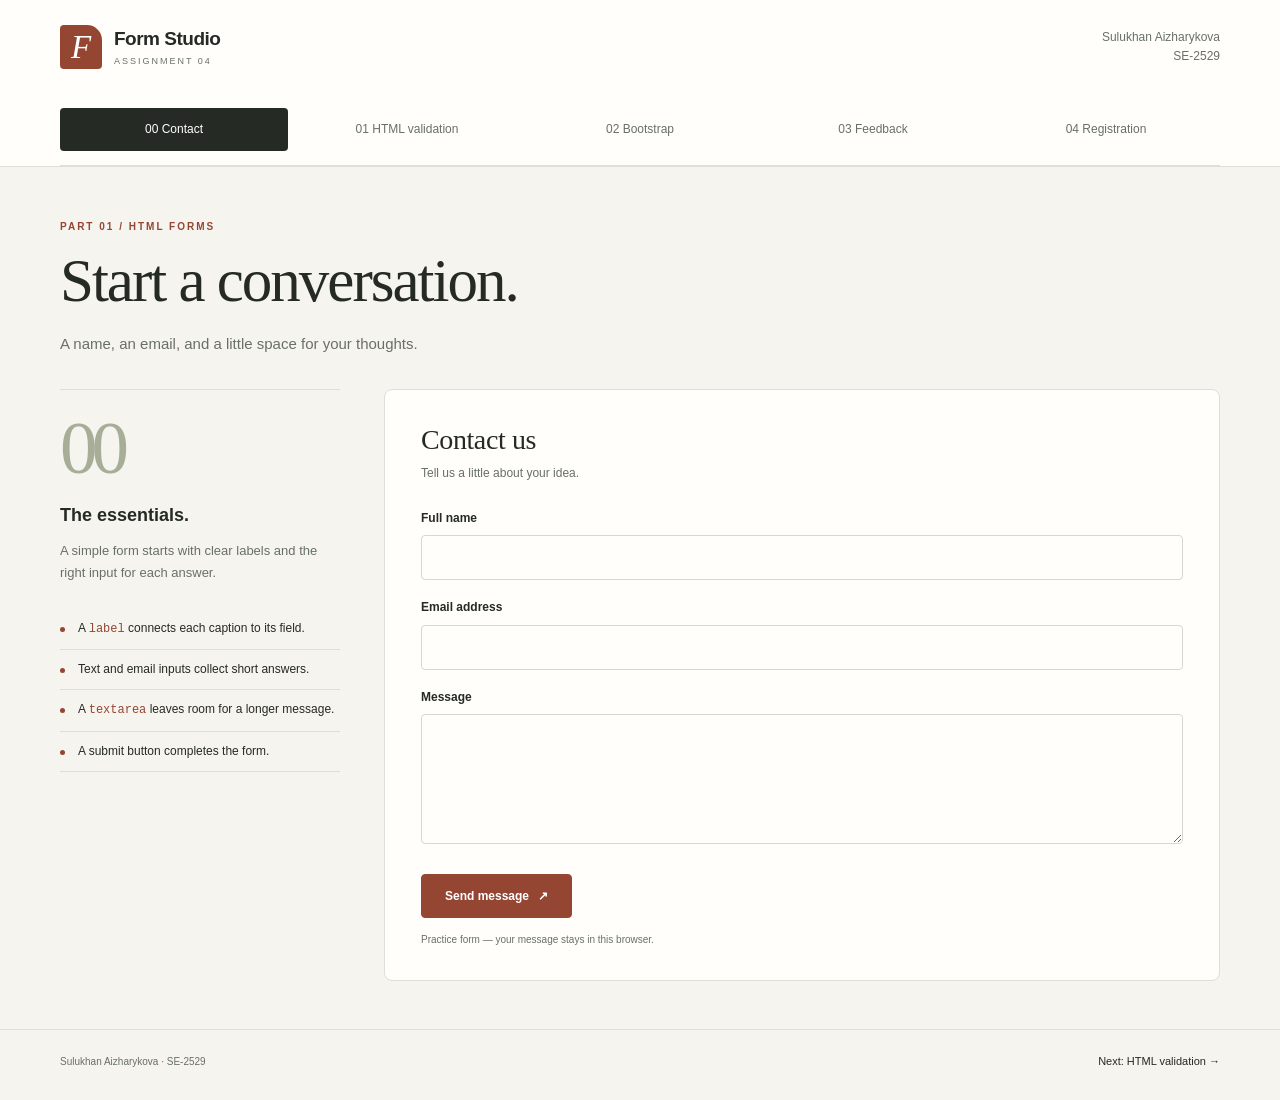
<file: index.html>
<!DOCTYPE html>
<html lang="en">
<head>
  <meta charset="UTF-8">
  <meta name="viewport" content="width=device-width, initial-scale=1.0">
  <meta name="description" content="A simple contact form with clear labels, name and email inputs, and a message area.">
  <title>Task 00 · Contact | Form Studio</title>
  <link rel="stylesheet" href="assets/css/style.css">
  <script src="assets/js/forms.js" defer></script>
</head>
<body>
  <a class="skip-link" href="#main-content">Skip to content</a>

  <header class="site-header">
    <div class="site-container header-inner">
      <a class="brand" href="index.html" aria-label="Form Studio home">
        <span class="brand-mark" aria-hidden="true">F</span>
        <span class="brand-text">Form Studio<span class="brand-subtitle">ASSIGNMENT 04</span></span>
      </a>
      <div class="student-meta">
        <span>Sulukhan Aizharykova</span>
        <span>SE-2529</span>
      </div>
    </div>
    <nav class="site-container site-nav" aria-label="Assignment navigation">
      <a class="nav-step active" href="index.html" aria-current="page">00 Contact</a>
      <a class="nav-step" href="task1.html">01 HTML validation</a>
      <a class="nav-step" href="task2.html">02 Bootstrap</a>
      <a class="nav-step" href="task3.html">03 Feedback</a>
      <a class="nav-step" href="task4.html">04 Registration</a>
    </nav>
  </header>

  <main class="site-container" id="main-content" tabindex="-1">
    <section class="page-intro" aria-labelledby="page-title">
      <p class="eyebrow">PART 01 / HTML FORMS</p>
      <h1 id="page-title">Start a conversation.</h1>
      <p class="intro-copy">A name, an email, and a little space for your thoughts.</p>
    </section>

    <div class="workspace">
      <aside class="context-panel" aria-labelledby="stage-title">
        <p class="task-index">00</p>
        <h2 id="stage-title">The essentials.</h2>
        <p>A simple form starts with clear labels and the right input for each answer.</p>
        <ul class="feature-list">
          <li>A <code>label</code> connects each caption to its field.</li>
          <li>Text and email inputs collect short answers.</li>
          <li>A <code>textarea</code> leaves room for a longer message.</li>
          <li>A submit button completes the form.</li>
        </ul>
      </aside>

      <section class="form-panel" aria-labelledby="form-title">
        <div class="panel-heading">
          <h2 id="form-title">Contact us</h2>
          <p>Tell us a little about your idea.</p>
        </div>

        <form id="contact-form" class="plain-form" data-demo-form data-validation="none">
          <div class="field-group">
            <label for="name">Full name</label>
            <input type="text" id="name" name="name" autocomplete="name">
          </div>

          <div class="field-group">
            <label for="email">Email address</label>
            <input type="email" id="email" name="email" autocomplete="email" inputmode="email" spellcheck="false">
          </div>

          <div class="field-group">
            <label for="message">Message</label>
            <textarea id="message" name="message" rows="5"></textarea>
          </div>

          <div class="form-actions">
            <button class="primary-button" type="submit">Send message <span aria-hidden="true">↗</span></button>
          </div>
          <p class="privacy-note">Practice form — your message stays in this browser.</p>
          <div id="form-status" class="form-status" role="status" aria-live="polite" hidden></div>
        </form>
      </section>
    </div>
  </main>

  <footer class="site-footer">
    <div class="site-container footer-inner">
      <p>Sulukhan Aizharykova · SE-2529</p>
      <nav class="footer-nav" aria-label="Continue assignment">
        <a class="task-next" href="task1.html">Next: HTML validation <span aria-hidden="true">→</span></a>
      </nav>
    </div>
  </footer>
</body>
</html>
</file>
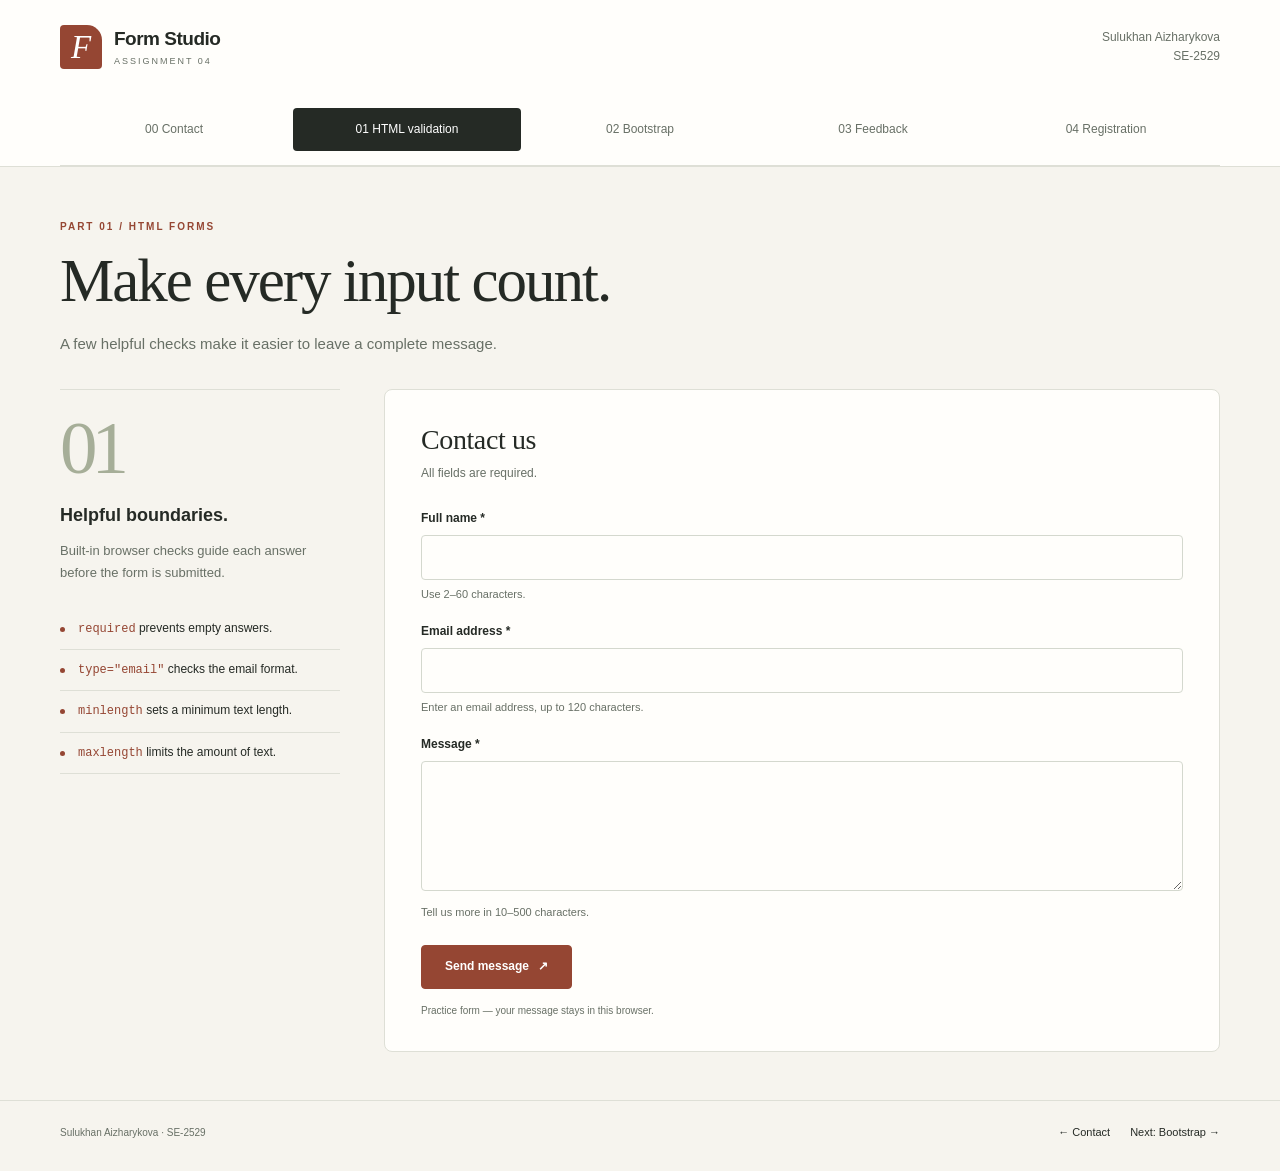
<file: task1.html>
<!DOCTYPE html>
<html lang="en">
<head>
  <meta charset="UTF-8">
  <meta name="viewport" content="width=device-width, initial-scale=1.0">
  <meta name="description" content="A contact form with required fields, email validation, and minimum and maximum text lengths.">
  <title>Task 01 · HTML Validation | Form Studio</title>
  <link rel="stylesheet" href="assets/css/style.css">
  <script src="assets/js/forms.js" defer></script>
</head>
<body>
  <a class="skip-link" href="#main-content">Skip to content</a>

  <header class="site-header">
    <div class="site-container header-inner">
      <a class="brand" href="index.html" aria-label="Form Studio home">
        <span class="brand-mark" aria-hidden="true">F</span>
        <span class="brand-text">Form Studio<span class="brand-subtitle">ASSIGNMENT 04</span></span>
      </a>
      <div class="student-meta">
        <span>Sulukhan Aizharykova</span>
        <span>SE-2529</span>
      </div>
    </div>
    <nav class="site-container site-nav" aria-label="Assignment navigation">
      <a class="nav-step" href="index.html">00 Contact</a>
      <a class="nav-step active" href="task1.html" aria-current="page">01 HTML validation</a>
      <a class="nav-step" href="task2.html">02 Bootstrap</a>
      <a class="nav-step" href="task3.html">03 Feedback</a>
      <a class="nav-step" href="task4.html">04 Registration</a>
    </nav>
  </header>

  <main class="site-container" id="main-content" tabindex="-1">
    <section class="page-intro" aria-labelledby="page-title">
      <p class="eyebrow">PART 01 / HTML FORMS</p>
      <h1 id="page-title">Make every input count.</h1>
      <p class="intro-copy">A few helpful checks make it easier to leave a complete message.</p>
    </section>

    <div class="workspace">
      <aside class="context-panel" aria-labelledby="stage-title">
        <p class="task-index">01</p>
        <h2 id="stage-title">Helpful boundaries.</h2>
        <p>Built-in browser checks guide each answer before the form is submitted.</p>
        <ul class="feature-list">
          <li><code>required</code> prevents empty answers.</li>
          <li><code>type="email"</code> checks the email format.</li>
          <li><code>minlength</code> sets a minimum text length.</li>
          <li><code>maxlength</code> limits the amount of text.</li>
        </ul>
      </aside>

      <section class="form-panel" aria-labelledby="form-title">
        <div class="panel-heading">
          <h2 id="form-title">Contact us</h2>
          <p>All fields are required.</p>
        </div>

        <form id="contact-form" class="plain-form" data-demo-form data-validation="native">
          <div class="field-group">
            <label for="name">Full name <span class="required-mark" aria-hidden="true">*</span></label>
            <input type="text" id="name" name="name" autocomplete="name" required minlength="2" maxlength="60" aria-describedby="name-help">
            <p id="name-help" class="field-help">Use 2–60 characters.</p>
          </div>

          <div class="field-group">
            <label for="email">Email address <span class="required-mark" aria-hidden="true">*</span></label>
            <input type="email" id="email" name="email" autocomplete="email" inputmode="email" spellcheck="false" required maxlength="120" aria-describedby="email-help">
            <p id="email-help" class="field-help">Enter an email address, up to 120 characters.</p>
          </div>

          <div class="field-group">
            <label for="message">Message <span class="required-mark" aria-hidden="true">*</span></label>
            <textarea id="message" name="message" rows="5" required minlength="10" maxlength="500" aria-describedby="message-help"></textarea>
            <p id="message-help" class="field-help">Tell us more in 10–500 characters.</p>
          </div>

          <div class="form-actions">
            <button class="primary-button" type="submit">Send message <span aria-hidden="true">↗</span></button>
          </div>
          <p class="privacy-note">Practice form — your message stays in this browser.</p>
          <div id="form-status" class="form-status" role="status" aria-live="polite" hidden></div>
        </form>
      </section>
    </div>
  </main>

  <footer class="site-footer">
    <div class="site-container footer-inner">
      <p>Sulukhan Aizharykova · SE-2529</p>
      <nav class="footer-nav" aria-label="Continue assignment">
        <a class="task-prev" href="index.html"><span aria-hidden="true">←</span> Contact</a>
        <a class="task-next" href="task2.html">Next: Bootstrap <span aria-hidden="true">→</span></a>
      </nav>
    </div>
  </footer>
</body>
</html>
</file>
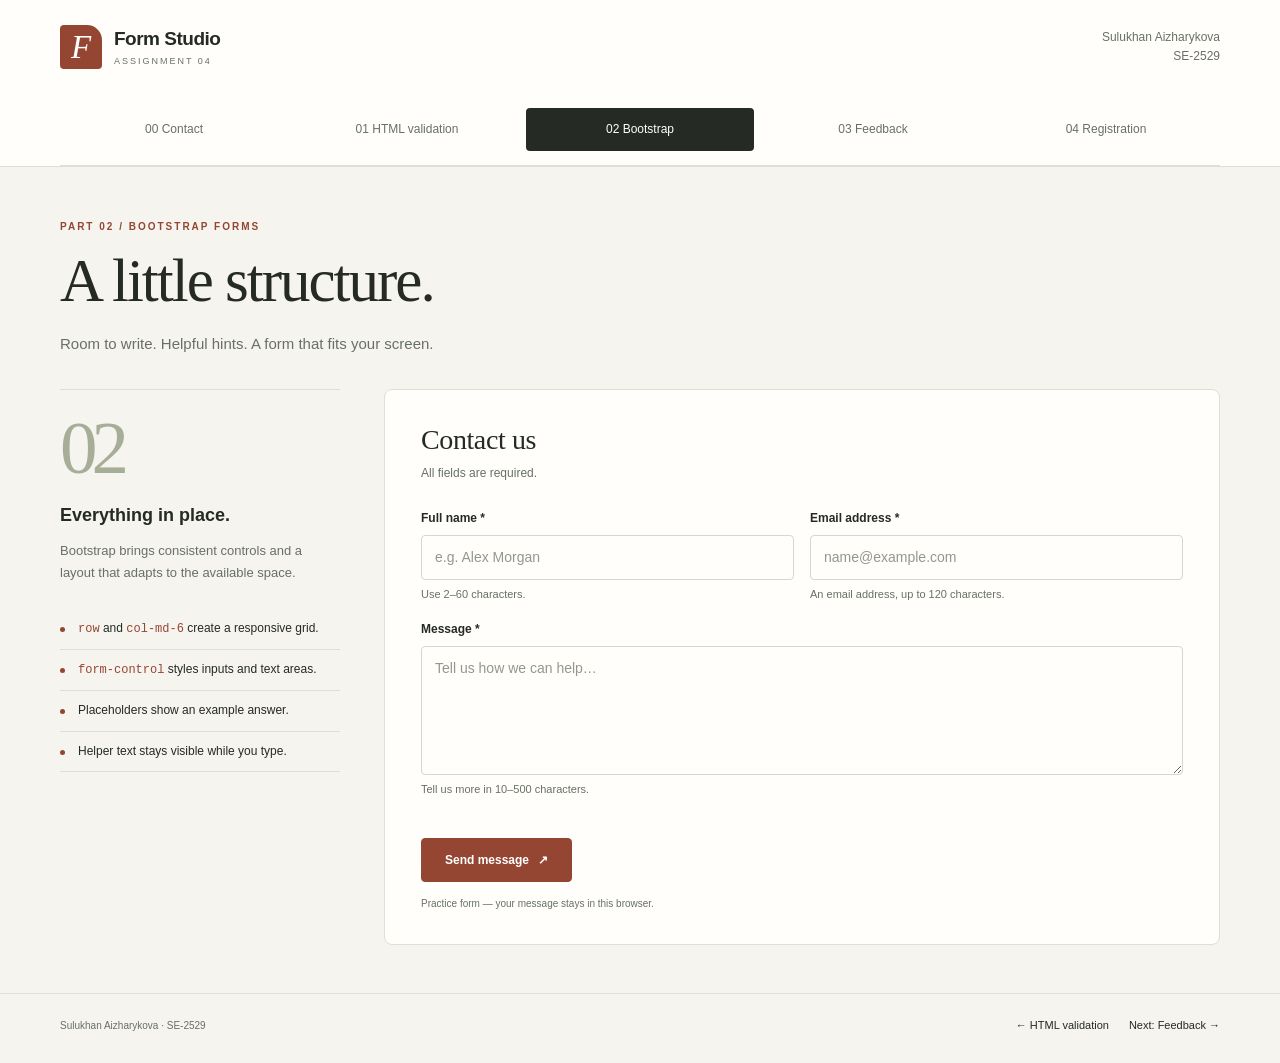
<file: task2.html>
<!DOCTYPE html>
<html lang="en">
<head>
  <meta charset="UTF-8">
  <meta name="viewport" content="width=device-width, initial-scale=1.0">
  <meta name="description" content="A responsive contact form with Bootstrap fields, a two-column grid, placeholders, and helper text.">
  <title>Task 02 · Bootstrap | Form Studio</title>
  <link rel="stylesheet" href="assets/vendor/bootstrap.min.css">
  <link rel="stylesheet" href="assets/css/style.css">
  <script src="assets/js/forms.js" defer></script>
</head>
<body>
  <a class="skip-link" href="#main-content">Skip to content</a>

  <header class="site-header">
    <div class="site-container header-inner">
      <a class="brand" href="index.html" aria-label="Form Studio home">
        <span class="brand-mark" aria-hidden="true">F</span>
        <span class="brand-text">Form Studio<span class="brand-subtitle">ASSIGNMENT 04</span></span>
      </a>
      <div class="student-meta">
        <span>Sulukhan Aizharykova</span>
        <span>SE-2529</span>
      </div>
    </div>
    <nav class="site-container site-nav" aria-label="Assignment navigation">
      <a class="nav-step" href="index.html">00 Contact</a>
      <a class="nav-step" href="task1.html">01 HTML validation</a>
      <a class="nav-step active" href="task2.html" aria-current="page">02 Bootstrap</a>
      <a class="nav-step" href="task3.html">03 Feedback</a>
      <a class="nav-step" href="task4.html">04 Registration</a>
    </nav>
  </header>

  <main class="site-container" id="main-content" tabindex="-1">
    <section class="page-intro" aria-labelledby="page-title">
      <p class="eyebrow">PART 02 / BOOTSTRAP FORMS</p>
      <h1 id="page-title">A little structure.</h1>
      <p class="intro-copy">Room to write. Helpful hints. A form that fits your screen.</p>
    </section>

    <div class="workspace">
      <aside class="context-panel" aria-labelledby="stage-title">
        <p class="task-index">02</p>
        <h2 id="stage-title">Everything in place.</h2>
        <p>Bootstrap brings consistent controls and a layout that adapts to the available space.</p>
        <ul class="feature-list">
          <li><code>row</code> and <code>col-md-6</code> create a responsive grid.</li>
          <li><code>form-control</code> styles inputs and text areas.</li>
          <li>Placeholders show an example answer.</li>
          <li>Helper text stays visible while you type.</li>
        </ul>
      </aside>

      <section class="form-panel" aria-labelledby="form-title">
        <div class="panel-heading">
          <h2 id="form-title">Contact us</h2>
          <p>All fields are required.</p>
        </div>

        <form id="contact-form" class="row g-3" data-demo-form data-validation="native">
          <div class="col-md-6">
            <label for="name" class="form-label">Full name <span class="required-mark" aria-hidden="true">*</span></label>
            <input type="text" id="name" name="name" class="form-control" placeholder="e.g. Alex Morgan" autocomplete="name" required minlength="2" maxlength="60" aria-describedby="name-help">
            <div id="name-help" class="form-text">Use 2–60 characters.</div>
          </div>

          <div class="col-md-6">
            <label for="email" class="form-label">Email address <span class="required-mark" aria-hidden="true">*</span></label>
            <input type="email" id="email" name="email" class="form-control" placeholder="name@example.com" autocomplete="email" inputmode="email" spellcheck="false" required maxlength="120" aria-describedby="email-help">
            <div id="email-help" class="form-text">An email address, up to 120 characters.</div>
          </div>

          <div class="col-12">
            <label for="message" class="form-label">Message <span class="required-mark" aria-hidden="true">*</span></label>
            <textarea id="message" name="message" class="form-control" rows="5" placeholder="Tell us how we can help…" required minlength="10" maxlength="500" aria-describedby="message-help"></textarea>
            <div id="message-help" class="form-text">Tell us more in 10–500 characters.</div>
          </div>

          <div class="col-12">
            <div class="form-actions">
              <button class="btn btn-primary" type="submit">Send message <span aria-hidden="true">↗</span></button>
            </div>
            <p class="privacy-note">Practice form — your message stays in this browser.</p>
          </div>
          <div id="form-status" class="col-12 form-status" role="status" aria-live="polite" hidden></div>
        </form>
      </section>
    </div>
  </main>

  <footer class="site-footer">
    <div class="site-container footer-inner">
      <p>Sulukhan Aizharykova · SE-2529</p>
      <nav class="footer-nav" aria-label="Continue assignment">
        <a class="task-prev" href="task1.html"><span aria-hidden="true">←</span> HTML validation</a>
        <a class="task-next" href="task3.html">Next: Feedback <span aria-hidden="true">→</span></a>
      </nav>
    </div>
  </footer>
</body>
</html>
</file>
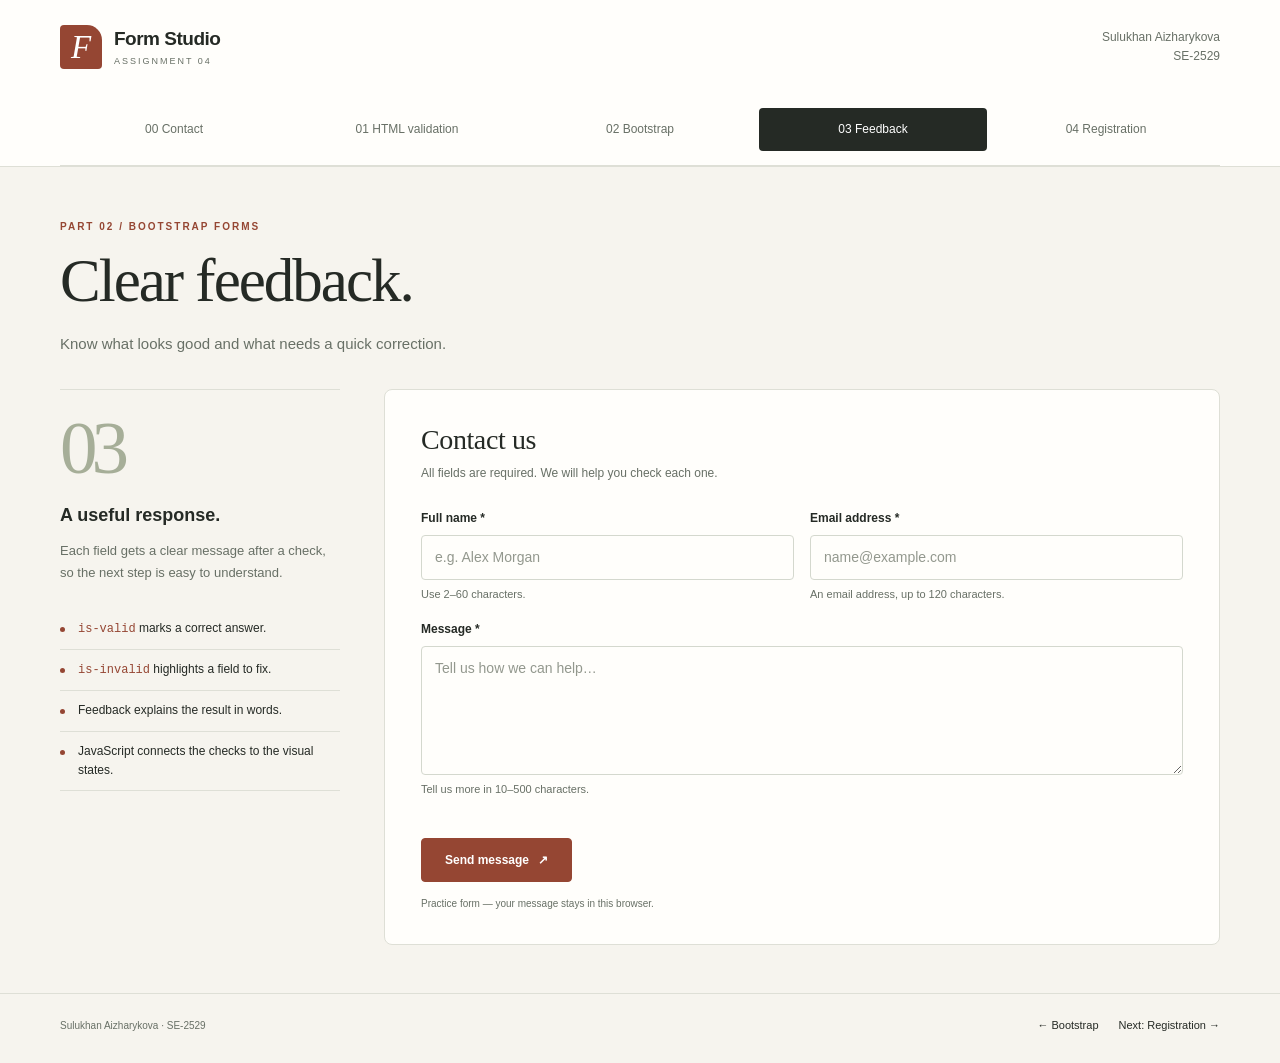
<file: task3.html>
<!DOCTYPE html>
<html lang="en">
<head>
  <meta charset="UTF-8">
  <meta name="viewport" content="width=device-width, initial-scale=1.0">
  <meta name="description" content="A Bootstrap contact form with clear success and error feedback for each field.">
  <title>Task 03 · Feedback | Form Studio</title>
  <link rel="stylesheet" href="assets/vendor/bootstrap.min.css">
  <link rel="stylesheet" href="assets/css/style.css">
  <script src="assets/js/forms.js" defer></script>
</head>
<body>
  <a class="skip-link" href="#main-content">Skip to content</a>

  <header class="site-header">
    <div class="site-container header-inner">
      <a class="brand" href="index.html" aria-label="Form Studio home">
        <span class="brand-mark" aria-hidden="true">F</span>
        <span class="brand-text">Form Studio<span class="brand-subtitle">ASSIGNMENT 04</span></span>
      </a>
      <div class="student-meta">
        <span>Sulukhan Aizharykova</span>
        <span>SE-2529</span>
      </div>
    </div>
    <nav class="site-container site-nav" aria-label="Assignment navigation">
      <a class="nav-step" href="index.html">00 Contact</a>
      <a class="nav-step" href="task1.html">01 HTML validation</a>
      <a class="nav-step" href="task2.html">02 Bootstrap</a>
      <a class="nav-step active" href="task3.html" aria-current="page">03 Feedback</a>
      <a class="nav-step" href="task4.html">04 Registration</a>
    </nav>
  </header>

  <main class="site-container" id="main-content" tabindex="-1">
    <section class="page-intro" aria-labelledby="page-title">
      <p class="eyebrow">PART 02 / BOOTSTRAP FORMS</p>
      <h1 id="page-title">Clear feedback.</h1>
      <p class="intro-copy">Know what looks good and what needs a quick correction.</p>
    </section>

    <div class="workspace">
      <aside class="context-panel" aria-labelledby="stage-title">
        <p class="task-index">03</p>
        <h2 id="stage-title">A useful response.</h2>
        <p>Each field gets a clear message after a check, so the next step is easy to understand.</p>
        <ul class="feature-list">
          <li><code>is-valid</code> marks a correct answer.</li>
          <li><code>is-invalid</code> highlights a field to fix.</li>
          <li>Feedback explains the result in words.</li>
          <li>JavaScript connects the checks to the visual states.</li>
        </ul>
      </aside>

      <section class="form-panel" aria-labelledby="form-title">
        <div class="panel-heading">
          <h2 id="form-title">Contact us</h2>
          <p>All fields are required. We will help you check each one.</p>
        </div>

        <form id="contact-form" class="row g-3" data-demo-form data-validation="bootstrap" novalidate>
          <div class="col-md-6">
            <label for="name" class="form-label">Full name <span class="required-mark" aria-hidden="true">*</span></label>
            <input type="text" id="name" name="name" class="form-control" placeholder="e.g. Alex Morgan" autocomplete="name" required minlength="2" maxlength="60" aria-describedby="name-help name-feedback">
            <div id="name-help" class="form-text">Use 2–60 characters.</div>
            <div class="valid-feedback">Your name looks good.</div>
            <div id="name-feedback" class="invalid-feedback">Enter a name between 2 and 60 characters.</div>
          </div>

          <div class="col-md-6">
            <label for="email" class="form-label">Email address <span class="required-mark" aria-hidden="true">*</span></label>
            <input type="email" id="email" name="email" class="form-control" placeholder="name@example.com" autocomplete="email" inputmode="email" spellcheck="false" required maxlength="120" aria-describedby="email-help email-feedback">
            <div id="email-help" class="form-text">An email address, up to 120 characters.</div>
            <div class="valid-feedback">The email format looks good.</div>
            <div id="email-feedback" class="invalid-feedback">Enter a valid email address, up to 120 characters.</div>
          </div>

          <div class="col-12">
            <label for="message" class="form-label">Message <span class="required-mark" aria-hidden="true">*</span></label>
            <textarea id="message" name="message" class="form-control" rows="5" placeholder="Tell us how we can help…" required minlength="10" maxlength="500" aria-describedby="message-help message-feedback"></textarea>
            <div id="message-help" class="form-text">Tell us more in 10–500 characters.</div>
            <div class="valid-feedback">Your message is ready.</div>
            <div id="message-feedback" class="invalid-feedback">Write a message between 10 and 500 characters.</div>
          </div>

          <div class="col-12">
            <div class="form-actions">
              <button class="btn btn-primary" type="submit">Send message <span aria-hidden="true">↗</span></button>
            </div>
            <p class="privacy-note">Practice form — your message stays in this browser.</p>
          </div>
          <div id="form-status" class="col-12 form-status" role="status" aria-live="polite" hidden></div>
        </form>
      </section>
    </div>
  </main>

  <footer class="site-footer">
    <div class="site-container footer-inner">
      <p>Sulukhan Aizharykova · SE-2529</p>
      <nav class="footer-nav" aria-label="Continue assignment">
        <a class="task-prev" href="task2.html"><span aria-hidden="true">←</span> Bootstrap</a>
        <a class="task-next" href="task4.html">Next: Registration <span aria-hidden="true">→</span></a>
      </nav>
    </div>
  </footer>
</body>
</html>
</file>
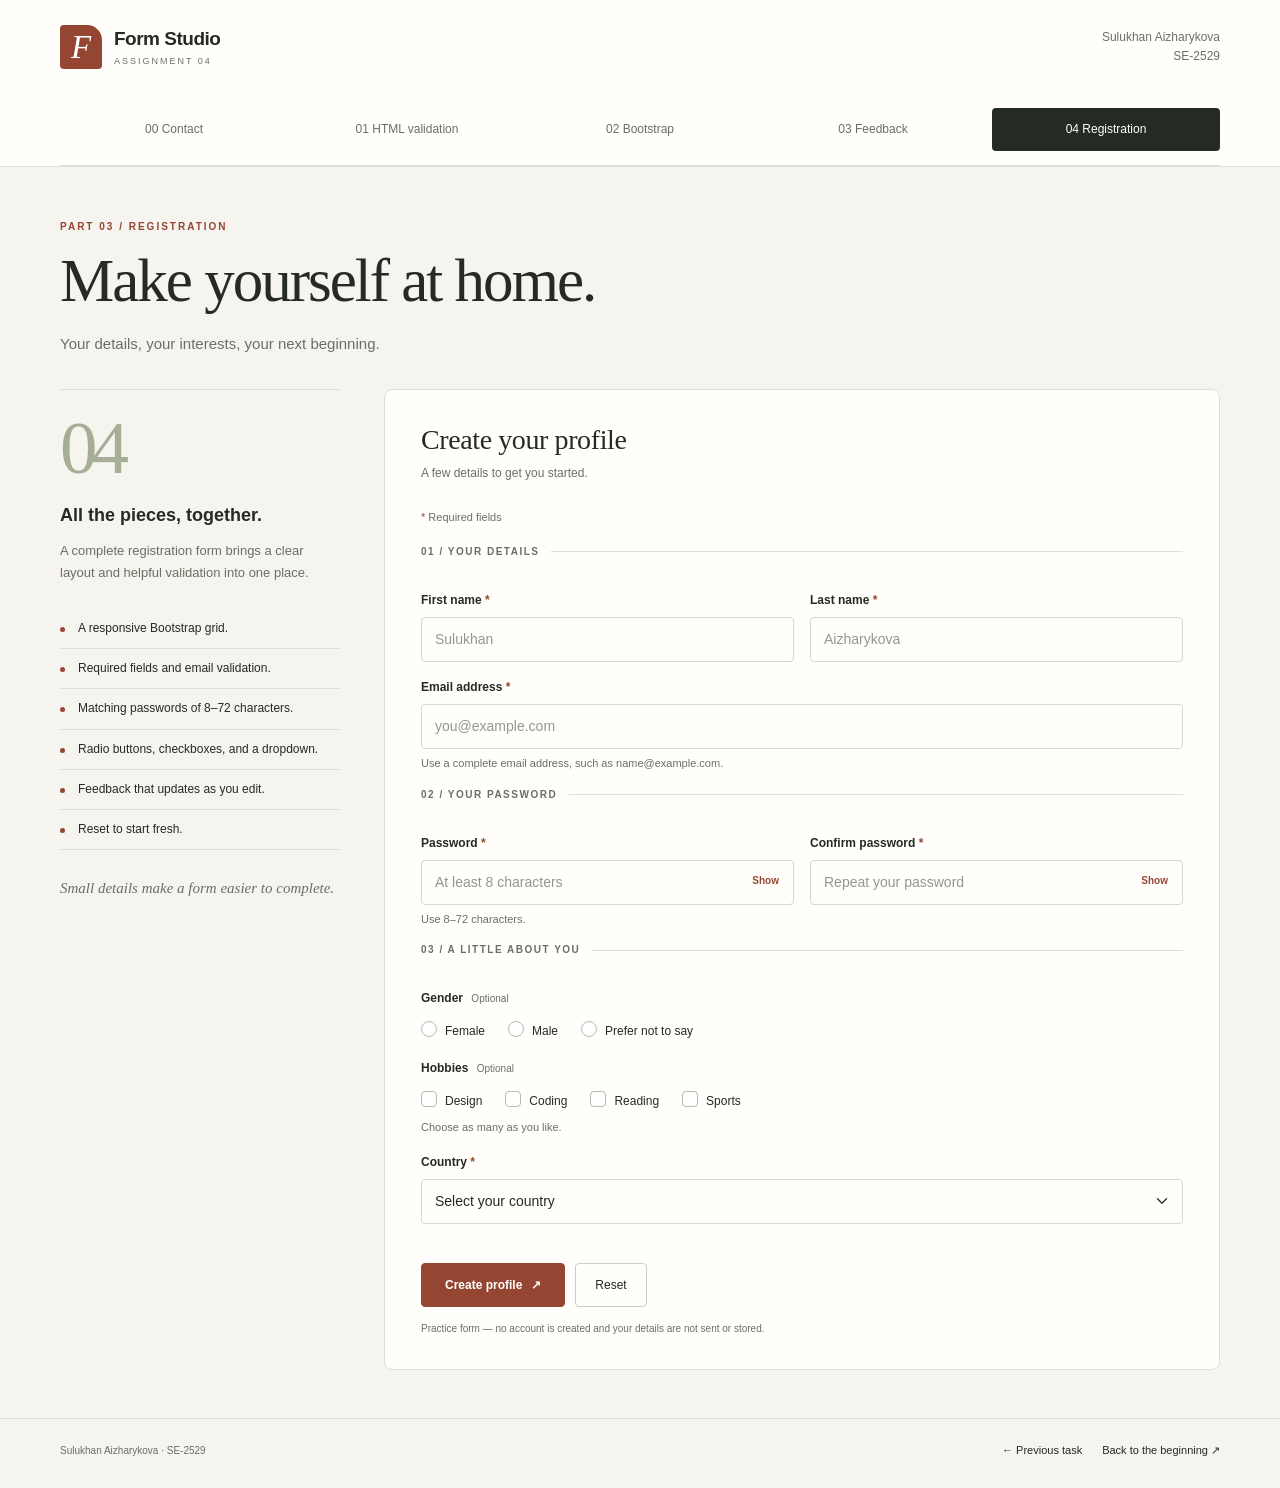
<file: task4.html>
<!DOCTYPE html>
<html lang="en">
<head>
  <meta charset="UTF-8">
  <meta name="viewport" content="width=device-width, initial-scale=1.0">
  <meta name="description" content="An accessible, responsive registration form with Bootstrap validation and password confirmation.">
  <title>Task 04 · Registration | Form Studio</title>
  <link rel="stylesheet" href="assets/vendor/bootstrap.min.css">
  <link rel="stylesheet" href="assets/css/style.css">
  <script src="assets/js/forms.js" defer></script>
</head>
<body>
  <a class="skip-link" href="#main-content">Skip to content</a>
  <header class="site-header">
    <div class="site-container header-inner">
      <a class="brand" href="index.html" aria-label="Form Studio home">
        <span class="brand-mark" aria-hidden="true">F</span>
        <span class="brand-text">Form Studio<span class="brand-subtitle">ASSIGNMENT 04</span></span>
      </a>
      <div class="student-meta"><span>Sulukhan Aizharykova</span><span>SE-2529</span></div>
    </div>
    <nav class="site-container site-nav" aria-label="Assignment navigation">
      <a class="nav-step" href="index.html">00 Contact</a>
      <a class="nav-step" href="task1.html">01 HTML validation</a>
      <a class="nav-step" href="task2.html">02 Bootstrap</a>
      <a class="nav-step" href="task3.html">03 Feedback</a>
      <a class="nav-step active" href="task4.html" aria-current="page">04 Registration</a>
    </nav>
  </header>

  <main class="site-container" id="main-content" tabindex="-1">
    <section class="page-intro" aria-labelledby="page-title">
      <p class="eyebrow">PART 03 / REGISTRATION</p>
      <h1 id="page-title">Make yourself at home.</h1>
      <p class="intro-copy">Your details, your interests, your next beginning.</p>
    </section>

    <div class="workspace">
      <aside class="context-panel" aria-labelledby="stage-title">
        <p class="task-index">04</p>
        <h2 id="stage-title">All the pieces, together.</h2>
        <p>A complete registration form brings a clear layout and helpful validation into one place.</p>
        <ul class="feature-list">
          <li>A responsive Bootstrap grid.</li>
          <li>Required fields and email validation.</li>
          <li>Matching passwords of 8–72 characters.</li>
          <li>Radio buttons, checkboxes, and a dropdown.</li>
          <li>Feedback that updates as you edit.</li>
          <li>Reset to start fresh.</li>
        </ul>
        <p class="context-note">Small details make a form easier to complete.</p>
      </aside>

      <section class="form-panel" aria-labelledby="form-title">
        <div class="panel-heading">
          <h2 id="form-title">Create your profile</h2>
          <p>A few details to get you started.</p>
        </div>
        <p class="required-note"><span class="required-star">*</span> Required fields</p>

        <!-- novalidate hides native popups; forms.js still checks HTML constraints. -->
        <form id="registration-form" class="row g-3" data-demo-form data-validation="bootstrap" novalidate>
          <div class="col-12"><h3 class="section-label">01 / Your details</h3></div>

          <div class="col-md-6">
            <label class="form-label" for="first-name">First name <span class="required-star">*</span></label>
            <input class="form-control" type="text" id="first-name" name="firstName" autocomplete="given-name"
              placeholder="Sulukhan" required minlength="2" maxlength="40" aria-describedby="first-name-feedback">
            <div class="valid-feedback">Looks good!</div>
            <div class="invalid-feedback" id="first-name-feedback">Enter your first name (2–40 characters).</div>
          </div>

          <div class="col-md-6">
            <label class="form-label" for="last-name">Last name <span class="required-star">*</span></label>
            <input class="form-control" type="text" id="last-name" name="lastName" autocomplete="family-name"
              placeholder="Aizharykova" required minlength="2" maxlength="40" aria-describedby="last-name-feedback">
            <div class="valid-feedback">Looks good!</div>
            <div class="invalid-feedback" id="last-name-feedback">Enter your last name (2–40 characters).</div>
          </div>

          <div class="col-12">
            <label class="form-label" for="email">Email address <span class="required-star">*</span></label>
            <input class="form-control" type="email" id="email" name="email" autocomplete="email" inputmode="email"
              spellcheck="false" placeholder="you@example.com" required maxlength="120" aria-describedby="email-help email-feedback">
            <div class="valid-feedback">Email format looks good.</div>
            <div class="invalid-feedback" id="email-feedback">Enter a valid email address.</div>
            <div class="form-text" id="email-help">Use a complete email address, such as name@example.com.</div>
          </div>

          <div class="col-12"><h3 class="section-label">02 / Your password</h3></div>

          <div class="col-md-6">
            <label class="form-label" for="password">Password <span class="required-star">*</span></label>
            <div class="password-wrap">
              <input class="form-control" type="password" id="password" name="password" autocomplete="new-password"
                placeholder="At least 8 characters" required minlength="8" maxlength="72" aria-describedby="password-help password-feedback">
              <button class="password-toggle" type="button" data-toggle-password="password" aria-controls="password"
                aria-label="Show password" aria-pressed="false">Show</button>
              <div class="valid-feedback">Password length looks good.</div>
              <div class="invalid-feedback" id="password-feedback">Use a password of 8–72 characters.</div>
            </div>
            <div class="form-text" id="password-help">Use 8–72 characters.</div>
          </div>

          <div class="col-md-6">
            <label class="form-label" for="confirm-password">Confirm password <span class="required-star">*</span></label>
            <div class="password-wrap">
              <input class="form-control" type="password" id="confirm-password" name="confirmPassword" autocomplete="new-password"
                placeholder="Repeat your password" required minlength="8" maxlength="72" aria-describedby="confirm-password-feedback">
              <button class="password-toggle" type="button" data-toggle-password="confirm-password" aria-controls="confirm-password"
                aria-label="Show password" aria-pressed="false">Show</button>
              <div class="valid-feedback">Passwords match.</div>
              <div class="invalid-feedback" id="confirm-password-feedback">Repeat the same password.</div>
            </div>
          </div>

          <div class="col-12"><h3 class="section-label">03 / A little about you</h3></div>

          <div class="col-12">
            <fieldset class="choice-fieldset">
              <legend>Gender <span class="optional-label">Optional</span></legend>
              <div class="choices">
                <div class="form-check">
                  <input class="form-check-input" type="radio" name="gender" id="gender-female" value="female">
                  <label class="form-check-label" for="gender-female">Female</label>
                </div>
                <div class="form-check">
                  <input class="form-check-input" type="radio" name="gender" id="gender-male" value="male">
                  <label class="form-check-label" for="gender-male">Male</label>
                </div>
                <div class="form-check">
                  <input class="form-check-input" type="radio" name="gender" id="gender-private" value="prefer-not-to-say">
                  <label class="form-check-label" for="gender-private">Prefer not to say</label>
                </div>
              </div>
            </fieldset>
          </div>

          <div class="col-12">
            <fieldset class="choice-fieldset" aria-describedby="hobbies-help">
              <legend>Hobbies <span class="optional-label">Optional</span></legend>
              <div class="choices">
                <div class="form-check">
                  <input class="form-check-input" type="checkbox" id="hobby-design" name="hobbies" value="design">
                  <label class="form-check-label" for="hobby-design">Design</label>
                </div>
                <div class="form-check">
                  <input class="form-check-input" type="checkbox" id="hobby-coding" name="hobbies" value="coding">
                  <label class="form-check-label" for="hobby-coding">Coding</label>
                </div>
                <div class="form-check">
                  <input class="form-check-input" type="checkbox" id="hobby-reading" name="hobbies" value="reading">
                  <label class="form-check-label" for="hobby-reading">Reading</label>
                </div>
                <div class="form-check">
                  <input class="form-check-input" type="checkbox" id="hobby-sports" name="hobbies" value="sports">
                  <label class="form-check-label" for="hobby-sports">Sports</label>
                </div>
              </div>
              <div class="form-text" id="hobbies-help">Choose as many as you like.</div>
            </fieldset>
          </div>

          <div class="col-12">
            <label class="form-label" for="country">Country <span class="required-star">*</span></label>
            <select class="form-select" id="country" name="country" autocomplete="country-name" required aria-describedby="country-feedback">
              <option value="" selected>Select your country</option>
              <option value="Kazakhstan">Kazakhstan</option>
              <option value="Kyrgyzstan">Kyrgyzstan</option>
              <option value="Uzbekistan">Uzbekistan</option>
              <option value="Russia">Russia</option>
              <option value="Türkiye">Türkiye</option>
              <option value="United Kingdom">United Kingdom</option>
              <option value="United States">United States</option>
              <option value="Other">Other</option>
            </select>
            <div class="valid-feedback">Looks good!</div>
            <div class="invalid-feedback" id="country-feedback">Please select your country.</div>
          </div>

          <div class="col-12">
            <div class="form-actions">
              <button class="btn btn-primary" type="submit">Create profile <span aria-hidden="true">↗</span></button>
              <button class="btn btn-outline-secondary" type="reset">Reset</button>
            </div>
            <p class="privacy-note">Practice form — no account is created and your details are not sent or stored.</p>
            <div class="form-status" id="form-status" role="status" aria-live="polite" hidden></div>
          </div>
        </form>
      </section>
    </div>
  </main>

  <footer class="site-footer">
    <div class="site-container footer-inner">
      <p>Sulukhan Aizharykova · SE-2529</p>
      <nav class="footer-nav" aria-label="Previous and next task">
        <a href="task3.html">← Previous task</a>
        <a href="index.html">Back to the beginning ↗</a>
      </nav>
    </div>
  </footer>
</body>
</html>
</file>
<file: assets/css/style.css>
/* Shared layout. Tasks 0 and 1 work without Bootstrap. */
:root {
  --paper: #f6f4ee;
  --surface: #fffefb;
  --ink: #252a25;
  --muted: #687066;
  --line: #dedfd6;
  --accent: #954633;
  --accent-dark: #753321;
  --sage: #e9eddf;
}

* { box-sizing: border-box; }
body {
  margin: 0;
  background: var(--paper);
  color: var(--ink);
  font-family: Arial, Helvetica, sans-serif;
  font-size: 16px;
  line-height: 1.6;
  -webkit-font-smoothing: antialiased;
}
a { color: inherit; }
button, input, textarea, select { font: inherit; }
button, a, input, textarea, select { -webkit-tap-highlight-color: transparent; }
a:focus-visible, button:focus-visible {
  outline: 3px solid var(--accent);
  outline-offset: 4px;
}
[hidden] { display: none !important; }
.site-container { width: min(1160px, calc(100% - 64px)); margin-inline: auto; }
.skip-link {
  position: absolute;
  top: -80px;
  left: 16px;
  z-index: 10;
  padding: 10px 20px;
  background: var(--ink);
  color: white;
}
.skip-link:focus { top: 12px; }
.site-header { background: var(--surface); border-bottom: 1px solid var(--line); }
.header-inner { min-height: 94px; display: flex; justify-content: space-between; align-items: center; gap: 20px; }
.brand { display: inline-flex; align-items: center; gap: 12px; text-decoration: none; }
.brand-mark {
  display: grid;
  place-items: center;
  width: 42px;
  height: 44px;
  background: var(--accent);
  color: white;
  font: italic 33px Georgia, 'Times New Roman', serif;
  border-radius: 4px 15px 4px 4px;
}
.brand-text { font-size: 19px; font-weight: 700; line-height: 1.2; letter-spacing: -.5px; }
.brand-subtitle { display: block; margin-top: 5px; color: var(--muted); font-size: 9px; font-weight: 400; letter-spacing: 2px; }
.student-meta { color: var(--muted); font-size: 12px; text-align: right; line-height: 1.6; }
.student-meta span { display: block; }
.student-meta strong { color: var(--ink); font-weight: 500; }
.site-nav { display: flex; gap: 5px; padding-block: 14px; border-bottom: 1px solid var(--line); overflow-x: auto; }
.nav-step { flex: 1; padding: 12px 13px; border-radius: 4px; color: var(--muted); text-decoration: none; white-space: nowrap; font-size: 12px; font-weight: 500; text-align: center; }
.nav-step:hover { color: var(--ink); background: #eeece5; }
.nav-step.active { background: var(--ink); color: white; }
.nav-step .step-number { margin-right: 7px; opacity: .62; font-size: 10px; }
.page-intro { padding-block: 52px 32px; max-width: 840px; }
.eyebrow { color: var(--accent); font-size: 10px; font-weight: 700; letter-spacing: 2px; text-transform: uppercase; margin: 0 0 13px; }
h1 { font: 400 clamp(38px, 5vw, 61px)/1.07 Georgia, 'Times New Roman', serif; letter-spacing: -2px; margin: 0 0 18px; color: var(--ink); }
.intro-copy { margin: 0; max-width: 650px; color: var(--muted); font-size: 15px; line-height: 1.7; }
.workspace { display: grid; grid-template-columns: 280px minmax(0, 1fr); gap: 44px; align-items: start; margin-bottom: 48px; }
.context-panel { padding-top: 22px; border-top: 1px solid var(--line); }
.context-panel .task-index { display: block; margin: 0 0 14px; color: #a6ae98; font: 400 75px/.95 Georgia, 'Times New Roman', serif; letter-spacing: -6px; }
.context-panel h2 { font-size: 18px; font-weight: 600; line-height: 1.35; margin: 20px 0 12px; }
.context-panel p { font-size: 13px; color: var(--muted); line-height: 1.75; margin: 0 0 20px; }
.feature-list { list-style: none; padding: 0; margin: 24px 0; }
.feature-list li { position: relative; padding: 10px 0 10px 18px; border-bottom: 1px solid var(--line); font-size: 12px; color: var(--ink); }
.feature-list li::before { content: ''; position: absolute; left: 0; top: 18px; width: 5px; height: 5px; background: var(--accent); border-radius: 50%; }
.context-panel code { font-size: 12px; color: var(--accent); background: transparent; overflow-wrap: anywhere; }
.context-note { margin-top: 25px !important; font-style: italic; font-family: Georgia, 'Times New Roman', serif; font-size: 15px !important; }
.form-panel { min-width: 0; padding: 32px 36px; border: 1px solid var(--line); border-radius: 8px; background: var(--surface); }
.panel-heading { margin-bottom: 26px; }
.panel-heading h2 { font: 400 28px/1.25 Georgia, 'Times New Roman', serif; margin: 0 0 7px; letter-spacing: -.4px; }
.panel-heading p { margin: 0; font-size: 12px; color: var(--muted); }
.field-group { margin-bottom: 18px; }
.plain-form label, .form-label { display: block; font-size: 12px; color: var(--ink); font-weight: 600; margin-bottom: 7px; }
.plain-form input, .plain-form textarea,
.form-panel .form-control, .form-panel .form-select {
  width: 100%;
  border: 1px solid #d4d8ce;
  border-radius: 4px;
  background-color: #fffefb;
  color: var(--ink);
  padding: 11px 13px;
  font-size: 14px;
  line-height: 1.5;
  transition: border-color .15s, box-shadow .15s;
}
.form-panel .form-control.is-valid { border-color: #198754; padding-right: 36px; }
.form-panel .form-control.is-invalid { border-color: #dc3545; padding-right: 36px; }
.form-panel .form-select.is-valid { border-color: #198754; }
.form-panel .form-select.is-invalid { border-color: #dc3545; }
.form-panel .form-select { padding-right: 38px; }
.plain-form input:focus, .plain-form textarea:focus,
.form-panel .form-control:focus, .form-panel .form-select:focus {
  outline: 0;
  border-color: var(--accent);
  box-shadow: 0 0 0 3px rgba(149, 70, 51, .11);
}
.plain-form input::placeholder, .plain-form textarea::placeholder,
.form-panel .form-control::placeholder { color: #93988e; opacity: 1; }
textarea { resize: vertical; min-height: 130px; }
.field-help, .form-text { display: block; font-size: 11px; line-height: 1.6; color: var(--muted); margin: 6px 0 0; }
.required-note { font-size: 11px; color: var(--muted); margin-bottom: 19px; }
.required-star { color: var(--accent); }
.form-actions { display: flex; align-items: center; flex-wrap: wrap; gap: 10px; margin-top: 23px; }
.primary-button, .form-panel .btn-primary {
  display: inline-flex;
  justify-content: center;
  align-items: center;
  gap: 9px;
  min-height: 44px;
  padding: 11px 23px;
  border: 1px solid var(--accent);
  border-radius: 4px;
  background: var(--accent);
  color: #fff;
  font-size: 12px;
  font-weight: 600;
  text-decoration: none;
  cursor: pointer;
}
.primary-button:hover, .form-panel .btn-primary:hover,
.form-panel .btn-primary:active { background: var(--accent-dark); border-color: var(--accent-dark); color: #fff; }
.secondary-button, .form-panel .btn-outline-secondary { min-height: 44px; border: 1px solid #cbd0c4; border-radius: 4px; background: transparent; color: var(--ink); font-size: 12px; padding: 11px 19px; cursor: pointer; }
.secondary-button:hover, .form-panel .btn-outline-secondary:hover { background: #efeee8; border-color: #a6ad9f; color: var(--ink); }
.privacy-note { color: var(--muted); font-size: 10px; margin: 14px 0 0; line-height: 1.6; }
.form-status { margin: 20px 0 0; border-left: 3px solid #4e754b; padding: 11px 14px; color: #315333; background: #edf3e9; font-size: 12px; line-height: 1.7; }
.valid-feedback, .invalid-feedback { font-size: 11px; line-height: 1.6; margin-top: 5px; }
.section-label { display: flex; align-items: center; gap: 12px; margin: 24px 0 17px; font-size: 10px; font-weight: 600; letter-spacing: 1.5px; color: var(--muted); text-transform: uppercase; }
.section-label::after { content: ''; height: 1px; background: var(--line); flex: 1; }
.section-label:first-child { margin-top: 0; }
.choices { display: flex; flex-wrap: wrap; gap: 8px 23px; }
.choice-fieldset { min-width: 0; margin: 0; padding: 0; border: none; }
.choice-fieldset legend { float: none; width: auto; font-size: 12px; font-weight: 600; margin-bottom: 10px; line-height: 1.5; }
.optional-label { margin-left: 5px; color: var(--muted); font-size: 10px; font-weight: 400; }
.form-check { margin: 0; }
.form-check-label { font-size: 12px; line-height: 1.9; }
.form-check-input { border-color: #b6bdae; cursor: pointer; }
.form-check-input:checked { background-color: var(--accent); border-color: var(--accent); }
.form-check-input:focus { border-color: var(--accent); box-shadow: 0 0 0 3px rgba(149, 70, 51, .11); }
.password-wrap { position: relative; }
.password-wrap .form-control { padding-right: 65px !important; background-image: none !important; }
.password-toggle { position: absolute; right: 10px; top: 10px; padding: 3px 5px; border: 0; background: transparent; color: var(--accent); font-size: 10px; font-weight: 600; cursor: pointer; }
.password-wrap .valid-feedback, .password-wrap .invalid-feedback { padding-right: 0; }
.site-footer { border-top: 1px solid var(--line); padding: 23px 0 29px; }
.footer-inner { display: flex; justify-content: space-between; gap: 15px; align-items: center; font-size: 10px; color: var(--muted); }
.footer-inner p { margin: 0; }
.footer-nav { display: flex; gap: 20px; }
.footer-nav a { color: var(--ink); text-decoration: none; font-size: 11px; }
.footer-nav a:hover { text-decoration: underline; }

@media (max-width: 900px) {
  .workspace { grid-template-columns: 210px minmax(0, 1fr); gap: 27px; }
  .form-panel { padding: 26px; }
  .nav-step { padding-inline: 10px; font-size: 11px; }
}
@media (max-width: 700px) {
  .site-container { width: calc(100% - 36px); }
  .header-inner { min-height: 84px; }
  .brand-text { font-size: 17px; }
  .student-meta { font-size: 10px; max-width: 135px; }
  .site-nav { flex-wrap: wrap; overflow: visible; gap: 4px; padding-block: 11px; }
  .nav-step { flex: 1 1 30%; text-align: center; font-size: 10px; padding: 9px 6px; }
  .page-intro { padding-block: 34px 26px; }
  h1 { letter-spacing: -1.2px; }
  .intro-copy { font-size: 13px; }
  .workspace { grid-template-columns: minmax(0, 1fr); gap: 25px; margin-bottom: 32px; }
  .context-panel { display: none; }
  .form-panel { padding: 24px 21px; }
  .form-panel .form-control, .form-panel .form-select,
  .plain-form input, .plain-form textarea { font-size: 16px; }
  .form-panel .form-control.is-valid, .form-panel .form-control.is-invalid { padding-right: 36px; }
  .choices { gap: 8px 18px; }
  .footer-inner { flex-wrap: wrap; font-size: 10px; }
  .footer-nav { width: 100%; justify-content: space-between; }
}
@media (prefers-reduced-motion: reduce) {
  *, *::before, *::after { transition: none !important; scroll-behavior: auto !important; }
}
</file>
